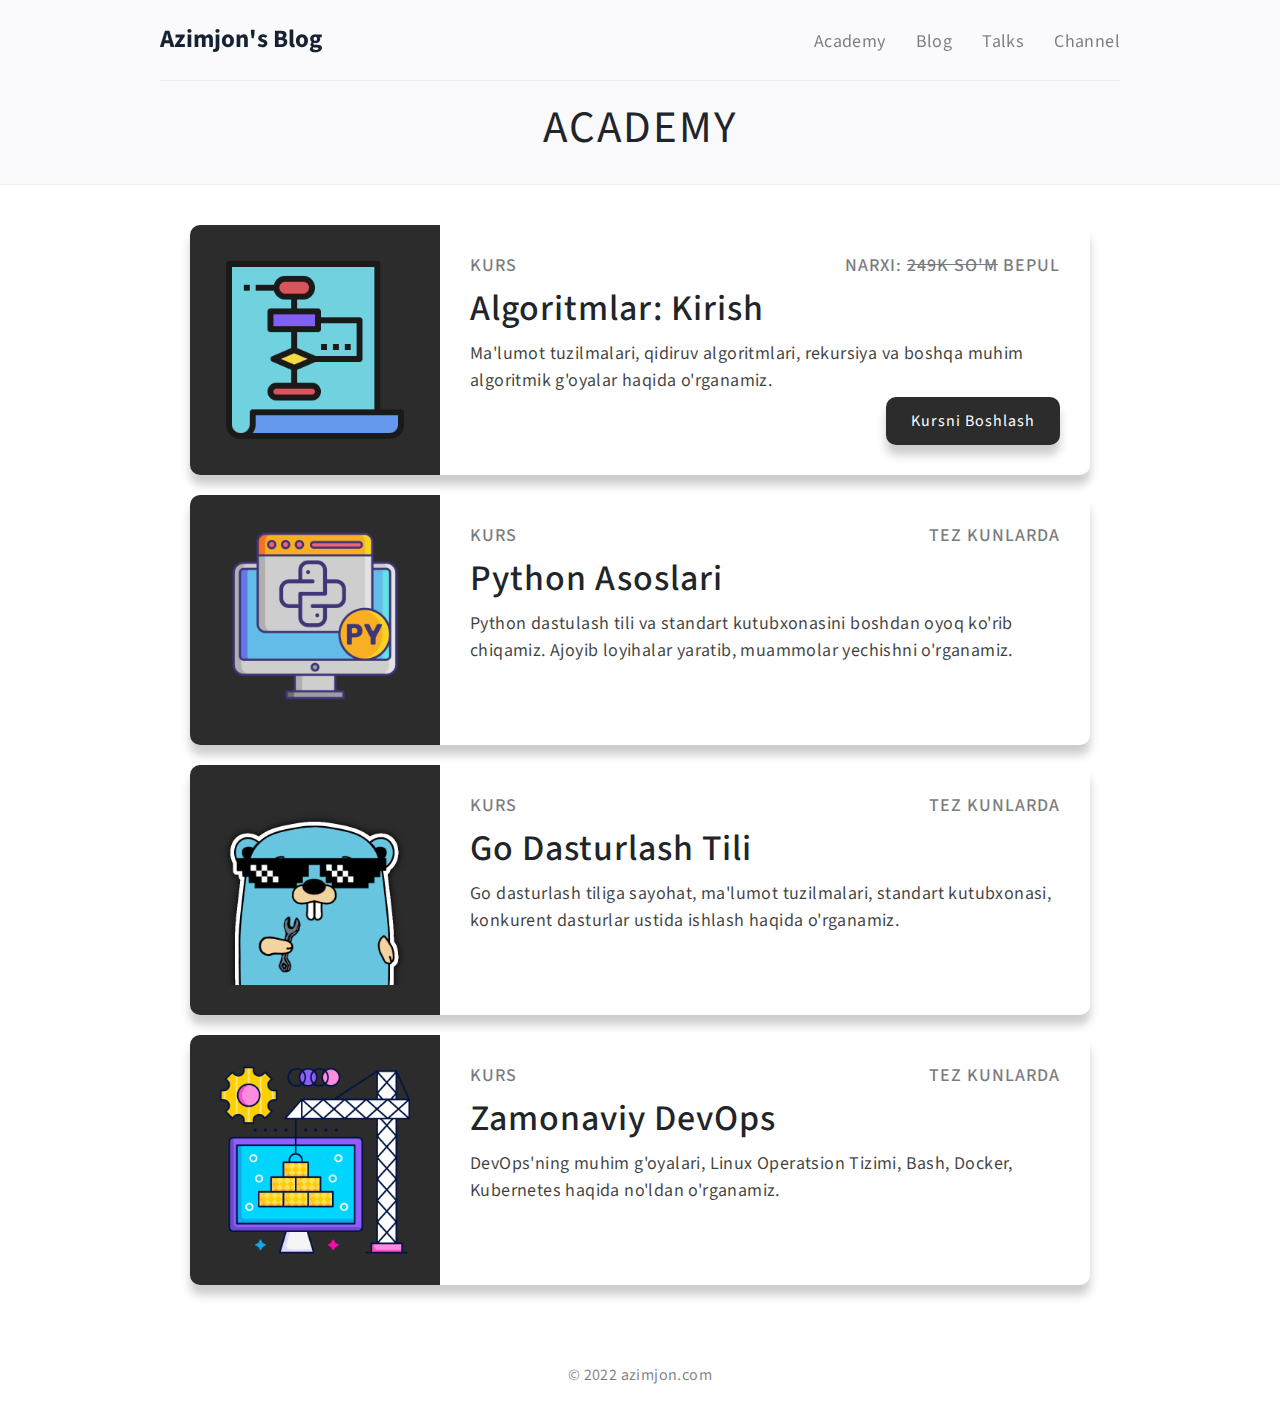
<file: academy/index.html>
<!DOCTYPE html>
<html lang="en">

<head>
    <meta charset="utf-8">

    <title>Azimjon's Academy</title>
    <meta name="author" content="Azimjon Pulatov">
    <meta property="og:site_name" content="Azimjon's Blog" />
    <meta name="viewport" content="width=device-width, initial-scale=1.0">


    <link href="../static/assets/css/flexgridcombo.css" rel="stylesheet">
    <link rel="stylesheet" href="https://stackpath.bootstrapcdn.com/bootstrap/4.4.1/css/bootstrap.min.css">
    <link href="../static/assets/css/style.css" rel="stylesheet">
    <link rel="shortcut icon" type="image/jpg" href="/static/assets/favicon.ico">

    <meta name="msapplication-TileColor" content="#da532c">
    <meta name="theme-color" content="#ffffff">
</head>

<body>
    <header class="header--title flex align-items-center">
        <div class="container">
            <div class="align-items-center flex">
                <div class="logo-wrapper">
                    <a class="logo" href="/">Azimjon's Blog</a>
                </div>
                <ul class="nav align-items-center">
                    <li><a class="list-item" href="/academy/">Academy</a></li>
                    <li><a class="list-item" href="/blog/">Blog</a></li>
                    <li><a class="list-item" href="/talks/">Talks</a></li>
                    <li><a class="list-item" href="https://t.me/s/lazyprogrammer" target="_blank">Channel</a></li>
                </ul>
                <div class="burger-menu">
                    <div class="bar bar--top"></div>
                    <div class="bar bar--middle"></div>
                    <div class="bar bar--bottom"></div>
                </div>
            </div>
        </div>
    </header>



    <section class="section-title">
        <div class="container">
            <div class="section-content">
                <h1>Academy</h1>
            </div>
        </div>
    </section>


    <section id="" class="flex align-items-center">
        <div class="container">
            <div class="justify-between align-top">

                <div class="courses-container">
                    <div class="course">
                        <div class="course-preview">
                            <img src="/media/courses/algorithms.png">
                        </div>
                        <div class="course-info">
                            <div class="top-container">
                                <h6>
                                    Narxi: <strike>249K So'm</strike> Bepul
                                </h6>
                            </div>
                            <h6>Kurs</h6>
                            <h2>Algoritmlar: Kirish</h2>
                            <p>
                                Ma'lumot tuzilmalari, qidiruv algoritmlari, rekursiya va boshqa muhim algoritmik g'oyalar haqida o'rganamiz.
                            </p>
                            <a class="start" href="/learn/algorithms/">Kursni Boshlash</a>
                        </div>
                    </div>

                    <div class="course">
                        <div class="course-preview">
                            <img src="/media/courses/python.png">
                        </div>
                        <div class="course-info">
                            <div class="top-container">
                                <h6>
                                    Tez Kunlarda
                                </h6>
                            </div>
                            <h6>Kurs</h6>
                            <h2>Python Asoslari</h2>
                            <p>
                                Python dastulash tili va standart kutubxonasini boshdan oyoq ko'rib chiqamiz. Ajoyib loyihalar yaratib, muammolar yechishni o'rganamiz.
                            </p>
                        </div>
                    </div>

                    <div class="course">
                        <div class="course-preview">
                            <img src="/media/courses/golang.png">
                        </div>
                        <div class="course-info">
                            <div class="top-container">
                                <h6>
                                    Tez Kunlarda
                                </h6>
                            </div>
                            <h6>Kurs</h6>
                            <h2>Go Dasturlash Tili</h2>
                            <p>
                                Go dasturlash tiliga sayohat, ma'lumot tuzilmalari, standart kutubxonasi, konkurent dasturlar ustida ishlash haqida o'rganamiz.
                            </p>
                        </div>
                    </div>

                    <div class="course">
                        <div class="course-preview">
                            <img src="/media/courses/devops.png">
                        </div>
                        <div class="course-info">
                            <div class="top-container">
                                <h6>
                                    Tez Kunlarda
                                </h6>
                            </div>
                            <h6>Kurs</h6>
                            <h2>Zamonaviy DevOps</h2>
                            <p>
                                DevOps'ning muhim g'oyalari, Linux Operatsion Tizimi, Bash, Docker, Kubernetes haqida no'ldan o'rganamiz.
                            </p>
                        </div>
                    </div>
                </div>
            </div>
        </div>
    </section>
    <link href="/static/assets/css/courses.css" rel="stylesheet">




    <footer>
        <div class="container">
            <div class="row">
                <p>
                    &copy; 2022 azimjon.com
                </p>
            </div>
        </div>
    </footer>

    <script src="/static/assets/js/ScrollMonitor.min.js"></script>
    <script src="/static/assets/js/TweenMax.min.js"></script>
    <script src="/static/assets/js/main.js"></script>

</body>

</html>
</file>
<file: static/assets/css/flexgridcombo.css>
/*
/ flexgridcombo.css - A modern grid system based on CSS flexbox and CSS grid
/ author: Bhakti Al Akbar
/ email: balapa95@gmail.com
*/

.flex {
    display: flex;
    flex-wrap: wrap;
}

.flex.flex--unwrap {
    flex-wrap: unset;
}

.flex .col-1 {
    flex-basis: 8.333333333333334%;
    max-width: 8.333333333333334%;
}

.flex .offset-0 {
    margin-left: 0%;
}

.flex .col-2 {
    flex-basis: 16.666666666666668%;
    max-width: 16.666666666666668%;
}

.flex .offset-1 {
    margin-left: 8.333333333333334%;
}

.flex .col-3 {
    flex-basis: 25%;
    max-width: 25%;
}

.flex .offset-2 {
    margin-left: 16.666666666666668%;
}

.flex .col-4 {
    flex-basis: 33.333333333333336%;
    max-width: 33.333333333333336%;
}

.flex .offset-3 {
    margin-left: 25%;
}

.flex .col-5 {
    flex-basis: 41.66666666666667%;
    max-width: 41.66666666666667%;
}

.flex .offset-4 {
    margin-left: 33.333333333333336%;
}

.flex .col-6 {
    flex-basis: 50%;
    max-width: 50%;
}

.flex .offset-5 {
    margin-left: 41.66666666666667%;
}

.flex .col-7 {
    flex-basis: 58.333333333333336%;
    max-width: 58.333333333333336%;
}

.flex .offset-6 {
    margin-left: 50%;
}

.flex .col-8 {
    flex-basis: 66.66666666666667%;
    max-width: 66.66666666666667%;
}

.flex .offset-7 {
    margin-left: 58.333333333333336%;
}

.flex .col-9 {
    flex-basis: 75%;
    max-width: 75%;
}

.flex .offset-8 {
    margin-left: 66.66666666666667%;
}

.flex .col-10 {
    flex-basis: 83.33333333333334%;
    max-width: 83.33333333333334%;
}

.flex .offset-9 {
    margin-left: 75%;
}

.flex .col-11 {
    flex-basis: 91.66666666666667%;
    max-width: 91.66666666666667%;
}

.flex .offset-10 {
    margin-left: 83.33333333333334%;
}

.flex .col-12 {
    flex-basis: 100%;
    max-width: 100%;
}

.flex .offset-11 {
    margin-left: 91.66666666666667%;
}

@media (min-width: 576px) {
    .flex .col-sm {
        flex-basis: 0;
        flex-grow: 1;
        max-width: 100%;
    }
    .flex .col-sm-1 {
        flex-basis: 8.333333333333334%;
        max-width: 8.333333333333334%;
    }
    .flex .offset-sm-0 {
        margin-left: 0%;
    }
    .flex .col-sm-2 {
        flex-basis: 16.666666666666668%;
        max-width: 16.666666666666668%;
    }
    .flex .offset-sm-1 {
        margin-left: 8.333333333333334%;
    }
    .flex .col-sm-3 {
        flex-basis: 25%;
        max-width: 25%;
    }
    .flex .offset-sm-2 {
        margin-left: 16.666666666666668%;
    }
    .flex .col-sm-4 {
        flex-basis: 33.333333333333336%;
        max-width: 33.333333333333336%;
    }
    .flex .offset-sm-3 {
        margin-left: 25%;
    }
    .flex .col-sm-5 {
        flex-basis: 41.66666666666667%;
        max-width: 41.66666666666667%;
    }
    .flex .offset-sm-4 {
        margin-left: 33.333333333333336%;
    }
    .flex .col-sm-6 {
        flex-basis: 50%;
        max-width: 50%;
    }
    .flex .offset-sm-5 {
        margin-left: 41.66666666666667%;
    }
    .flex .col-sm-7 {
        flex-basis: 58.333333333333336%;
        max-width: 58.333333333333336%;
    }
    .flex .offset-sm-6 {
        margin-left: 50%;
    }
    .flex .col-sm-8 {
        flex-basis: 66.66666666666667%;
        max-width: 66.66666666666667%;
    }
    .flex .offset-sm-7 {
        margin-left: 58.333333333333336%;
    }
    .flex .col-sm-9 {
        flex-basis: 75%;
        max-width: 75%;
    }
    .flex .offset-sm-8 {
        margin-left: 66.66666666666667%;
    }
    .flex .col-sm-10 {
        flex-basis: 83.33333333333334%;
        max-width: 83.33333333333334%;
    }
    .flex .offset-sm-9 {
        margin-left: 75%;
    }
    .flex .col-sm-11 {
        flex-basis: 91.66666666666667%;
        max-width: 91.66666666666667%;
    }
    .flex .offset-sm-10 {
        margin-left: 83.33333333333334%;
    }
    .flex .col-sm-12 {
        flex-basis: 100%;
        max-width: 100%;
    }
    .flex .offset-sm-11 {
        margin-left: 91.66666666666667%;
    }
}

@media (min-width: 768px) {
    .flex .col-md {
        flex-basis: 0;
        flex-grow: 1;
        max-width: 100%;
    }
    .flex .col-md-1 {
        flex-basis: 8.333333333333334%;
        max-width: 8.333333333333334%;
    }
    .flex .offset-md-0 {
        margin-left: 0%;
    }
    .flex .col-md-2 {
        flex-basis: 16.666666666666668%;
        max-width: 16.666666666666668%;
    }
    .flex .offset-md-1 {
        margin-left: 8.333333333333334%;
    }
    .flex .col-md-3 {
        flex-basis: 25%;
        max-width: 25%;
    }
    .flex .offset-md-2 {
        margin-left: 16.666666666666668%;
    }
    .flex .col-md-4 {
        flex-basis: 33.333333333333336%;
        max-width: 33.333333333333336%;
    }
    .flex .offset-md-3 {
        margin-left: 25%;
    }
    .flex .col-md-5 {
        flex-basis: 41.66666666666667%;
        max-width: 41.66666666666667%;
    }
    .flex .offset-md-4 {
        margin-left: 33.333333333333336%;
    }
    .flex .col-md-6 {
        flex-basis: 50%;
        max-width: 50%;
    }
    .flex .offset-md-5 {
        margin-left: 41.66666666666667%;
    }
    .flex .col-md-7 {
        flex-basis: 58.333333333333336%;
        max-width: 58.333333333333336%;
    }
    .flex .offset-md-6 {
        margin-left: 50%;
    }
    .flex .col-md-8 {
        flex-basis: 66.66666666666667%;
        max-width: 66.66666666666667%;
    }
    .flex .offset-md-7 {
        margin-left: 58.333333333333336%;
    }
    .flex .col-md-9 {
        flex-basis: 75%;
        max-width: 75%;
    }
    .flex .offset-md-8 {
        margin-left: 66.66666666666667%;
    }
    .flex .col-md-10 {
        flex-basis: 83.33333333333334%;
        max-width: 83.33333333333334%;
    }
    .flex .offset-md-9 {
        margin-left: 75%;
    }
    .flex .col-md-11 {
        flex-basis: 91.66666666666667%;
        max-width: 91.66666666666667%;
    }
    .flex .offset-md-10 {
        margin-left: 83.33333333333334%;
    }
    .flex .col-md-12 {
        flex-basis: 100%;
        max-width: 100%;
    }
    .flex .offset-md-11 {
        margin-left: 91.66666666666667%;
    }
}

@media (min-width: 992px) {
    .flex .col-lg {
        flex-basis: 0;
        flex-grow: 1;
        max-width: 100%;
    }
    .flex .col-lg-1 {
        flex-basis: 8.333333333333334%;
        max-width: 8.333333333333334%;
    }
    .flex .offset-lg-0 {
        margin-left: 0%;
    }
    .flex .col-lg-2 {
        flex-basis: 16.666666666666668%;
        max-width: 16.666666666666668%;
    }
    .flex .offset-lg-1 {
        margin-left: 8.333333333333334%;
    }
    .flex .col-lg-3 {
        flex-basis: 25%;
        max-width: 25%;
    }
    .flex .offset-lg-2 {
        margin-left: 16.666666666666668%;
    }
    .flex .col-lg-4 {
        flex-basis: 33.333333333333336%;
        max-width: 33.333333333333336%;
    }
    .flex .offset-lg-3 {
        margin-left: 25%;
    }
    .flex .col-lg-5 {
        flex-basis: 41.66666666666667%;
        max-width: 41.66666666666667%;
    }
    .flex .offset-lg-4 {
        margin-left: 33.333333333333336%;
    }
    .flex .col-lg-6 {
        flex-basis: 50%;
        max-width: 50%;
    }
    .flex .offset-lg-5 {
        margin-left: 41.66666666666667%;
    }
    .flex .col-lg-7 {
        flex-basis: 58.333333333333336%;
        max-width: 58.333333333333336%;
    }
    .flex .offset-lg-6 {
        margin-left: 50%;
    }
    .flex .col-lg-8 {
        flex-basis: 66.66666666666667%;
        max-width: 66.66666666666667%;
    }
    .flex .offset-lg-7 {
        margin-left: 58.333333333333336%;
    }
    .flex .col-lg-9 {
        flex-basis: 75%;
        max-width: 75%;
    }
    .flex .offset-lg-8 {
        margin-left: 66.66666666666667%;
    }
    .flex .col-lg-10 {
        flex-basis: 83.33333333333334%;
        max-width: 83.33333333333334%;
    }
    .flex .offset-lg-9 {
        margin-left: 75%;
    }
    .flex .col-lg-11 {
        flex-basis: 91.66666666666667%;
        max-width: 91.66666666666667%;
    }
    .flex .offset-lg-10 {
        margin-left: 83.33333333333334%;
    }
    .flex .col-lg-12 {
        flex-basis: 100%;
        max-width: 100%;
    }
    .flex .offset-lg-11 {
        margin-left: 91.66666666666667%;
    }
}

@media (min-width: 1200px) {
    .flex .col-xl {
        flex-basis: 0;
        flex-grow: 1;
        max-width: 100%;
    }
    .flex .col-xl-1 {
        flex-basis: 8.333333333333334%;
        max-width: 8.333333333333334%;
    }
    .flex .offset-xl-0 {
        margin-left: 0%;
    }
    .flex .col-xl-2 {
        flex-basis: 16.666666666666668%;
        max-width: 16.666666666666668%;
    }
    .flex .offset-xl-1 {
        margin-left: 8.333333333333334%;
    }
    .flex .col-xl-3 {
        flex-basis: 25%;
        max-width: 25%;
    }
    .flex .offset-xl-2 {
        margin-left: 16.666666666666668%;
    }
    .flex .col-xl-4 {
        flex-basis: 33.333333333333336%;
        max-width: 33.333333333333336%;
    }
    .flex .offset-xl-3 {
        margin-left: 25%;
    }
    .flex .col-xl-5 {
        flex-basis: 41.66666666666667%;
        max-width: 41.66666666666667%;
    }
    .flex .offset-xl-4 {
        margin-left: 33.333333333333336%;
    }
    .flex .col-xl-6 {
        flex-basis: 50%;
        max-width: 50%;
    }
    .flex .offset-xl-5 {
        margin-left: 41.66666666666667%;
    }
    .flex .col-xl-7 {
        flex-basis: 58.333333333333336%;
        max-width: 58.333333333333336%;
    }
    .flex .offset-xl-6 {
        margin-left: 50%;
    }
    .flex .col-xl-8 {
        flex-basis: 66.66666666666667%;
        max-width: 66.66666666666667%;
    }
    .flex .offset-xl-7 {
        margin-left: 58.333333333333336%;
    }
    .flex .col-xl-9 {
        flex-basis: 75%;
        max-width: 75%;
    }
    .flex .offset-xl-8 {
        margin-left: 66.66666666666667%;
    }
    .flex .col-xl-10 {
        flex-basis: 83.33333333333334%;
        max-width: 83.33333333333334%;
    }
    .flex .offset-xl-9 {
        margin-left: 75%;
    }
    .flex .col-xl-11 {
        flex-basis: 91.66666666666667%;
        max-width: 91.66666666666667%;
    }
    .flex .offset-xl-10 {
        margin-left: 83.33333333333334%;
    }
    .flex .col-xl-12 {
        flex-basis: 100%;
        max-width: 100%;
    }
    .flex .offset-xl-11 {
        margin-left: 91.66666666666667%;
    }
}

.justify-left {
    justify-content: flex-start;
}

.justify-center {
    justify-content: center;
}

.justify-right {
    justify-content: flex-end;
}

.justify-evenly {
    justify-content: space-evenly;
}

.justify-between {
    justify-content: space-between;
}

.justify-around {
    justify-content: space-around;
}

.justify-unset {
    justify-content: unset;
}

.align-top {
    align-items: flex-start;
}

.align-center {
    align-items: center;
}

.align-bottom {
    align-items: flex-end;
}

.align-unset {
    align-items: unset;
}

@media (min-width: 576px) and (max-width: 767.98px) {
    .justify-left-sm {
        justify-content: flex-start;
    }
    .justify-center-sm {
        justify-content: center;
    }
    .justify-right-sm {
        justify-content: flex-end;
    }
    .justify-evenly-sm {
        justify-content: space-evenly;
    }
    .justify-between-sm {
        justify-content: space-between;
    }
    .justify-around-sm {
        justify-content: space-around;
    }
    .justify-unset-sm {
        justify-content: unset;
    }
    .align-top-sm {
        align-items: flex-start;
    }
    .align-center-sm {
        align-items: center;
    }
    .align-bottom-sm {
        align-items: flex-end;
    }
    .align-unset-sm {
        align-items: unset;
    }
}

@media (min-width: 768px) and (max-width: 991.98px) {
    .justify-left-md {
        justify-content: flex-start;
    }
    .justify-center-md {
        justify-content: center;
    }
    .justify-right-md {
        justify-content: flex-end;
    }
    .justify-evenly-md {
        justify-content: space-evenly;
    }
    .justify-between-md {
        justify-content: space-between;
    }
    .justify-around-md {
        justify-content: space-around;
    }
    .justify-unset-md {
        justify-content: unset;
    }
    .align-top-md {
        align-items: flex-start;
    }
    .align-center-md {
        align-items: center;
    }
    .align-bottom-md {
        align-items: flex-end;
    }
    .align-unset-md {
        align-items: unset;
    }
}

@media (min-width: 992px) and (max-width: 1199.98px) {
    .justify-left-lg {
        justify-content: flex-start;
    }
    .justify-center-lg {
        justify-content: center;
    }
    .justify-right-lg {
        justify-content: flex-end;
    }
    .justify-evenly-lg {
        justify-content: space-evenly;
    }
    .justify-between-lg {
        justify-content: space-between;
    }
    .justify-around-lg {
        justify-content: space-around;
    }
    .justify-unset-lg {
        justify-content: unset;
    }
    .align-top-lg {
        align-items: flex-start;
    }
    .align-center-lg {
        align-items: center;
    }
    .align-bottom-lg {
        align-items: flex-end;
    }
    .align-unset-lg {
        align-items: unset;
    }
}

@media (min-width: 1200px) {
    .justify-left-xl {
        justify-content: flex-start;
    }
    .justify-center-xl {
        justify-content: center;
    }
    .justify-right-xl {
        justify-content: flex-end;
    }
    .justify-evenly-xl {
        justify-content: space-evenly;
    }
    .justify-between-xl {
        justify-content: space-between;
    }
    .justify-around-xl {
        justify-content: space-around;
    }
    .justify-unset-xl {
        justify-content: unset;
    }
    .align-top-xl {
        align-items: flex-start;
    }
    .align-center-xl {
        align-items: center;
    }
    .align-bottom-xl {
        align-items: flex-end;
    }
    .align-unset-xl {
        align-items: unset;
    }
}

.grid {
    display: grid;
}

.grid.grid--gap {
    grid-gap: 15px;
}

.grid.grid--gap-none {
    grid-gap: 0;
}

@media (min-width: 576px) {
    .grid.grid--gap-sm {
        grid-gap: 15px;
    }
    .grid.grid--gap-sm-none {
        grid-gap: 0;
    }
}

@media (min-width: 768px) {
    .grid.grid--gap-md {
        grid-gap: 15px;
    }
    .grid.grid--gap-md-none {
        grid-gap: 0;
    }
}

@media (min-width: 992px) {
    .grid.grid--gap-lg {
        grid-gap: 15px;
    }
    .grid.grid--gap-lg-none {
        grid-gap: 0;
    }
}

@media (min-width: 1200px) {
    .grid.grid--gap-xl {
        grid-gap: 15px;
    }
    .grid.grid--gap-xl-none {
        grid-gap: 0;
    }
}

.grid.cols-1 {
    grid-template-columns: repeat(1, 1fr);
}

.grid.cols-2 {
    grid-template-columns: repeat(2, 1fr);
}

.grid.cols-3 {
    grid-template-columns: repeat(3, 1fr);
}

.grid.cols-4 {
    grid-template-columns: repeat(4, 1fr);
}

.grid.cols-5 {
    grid-template-columns: repeat(5, 1fr);
}

.grid.cols-6 {
    grid-template-columns: repeat(6, 1fr);
}

.grid.cols-7 {
    grid-template-columns: repeat(7, 1fr);
}

.grid.cols-8 {
    grid-template-columns: repeat(8, 1fr);
}

.grid.cols-9 {
    grid-template-columns: repeat(9, 1fr);
}

.grid.cols-10 {
    grid-template-columns: repeat(10, 1fr);
}

.grid.cols-11 {
    grid-template-columns: repeat(11, 1fr);
}

.grid.cols-12 {
    grid-template-columns: repeat(12, 1fr);
}

.grid.cols-13 {
    grid-template-columns: repeat(13, 1fr);
}

@media (min-width: 576px) {
    .grid.cols-sm-1 {
        grid-template-columns: repeat(1, 1fr);
    }
    .grid.cols-sm-2 {
        grid-template-columns: repeat(2, 1fr);
    }
    .grid.cols-sm-3 {
        grid-template-columns: repeat(3, 1fr);
    }
    .grid.cols-sm-4 {
        grid-template-columns: repeat(4, 1fr);
    }
    .grid.cols-sm-5 {
        grid-template-columns: repeat(5, 1fr);
    }
    .grid.cols-sm-6 {
        grid-template-columns: repeat(6, 1fr);
    }
    .grid.cols-sm-7 {
        grid-template-columns: repeat(7, 1fr);
    }
    .grid.cols-sm-8 {
        grid-template-columns: repeat(8, 1fr);
    }
    .grid.cols-sm-9 {
        grid-template-columns: repeat(9, 1fr);
    }
    .grid.cols-sm-10 {
        grid-template-columns: repeat(10, 1fr);
    }
    .grid.cols-sm-11 {
        grid-template-columns: repeat(11, 1fr);
    }
    .grid.cols-sm-12 {
        grid-template-columns: repeat(12, 1fr);
    }
    .grid.cols-sm-13 {
        grid-template-columns: repeat(13, 1fr);
    }
}

@media (min-width: 768px) {
    .grid.cols-md-1 {
        grid-template-columns: repeat(1, 1fr);
    }
    .grid.cols-md-2 {
        grid-template-columns: repeat(2, 1fr);
    }
    .grid.cols-md-3 {
        grid-template-columns: repeat(3, 1fr);
    }
    .grid.cols-md-4 {
        grid-template-columns: repeat(4, 1fr);
    }
    .grid.cols-md-5 {
        grid-template-columns: repeat(5, 1fr);
    }
    .grid.cols-md-6 {
        grid-template-columns: repeat(6, 1fr);
    }
    .grid.cols-md-7 {
        grid-template-columns: repeat(7, 1fr);
    }
    .grid.cols-md-8 {
        grid-template-columns: repeat(8, 1fr);
    }
    .grid.cols-md-9 {
        grid-template-columns: repeat(9, 1fr);
    }
    .grid.cols-md-10 {
        grid-template-columns: repeat(10, 1fr);
    }
    .grid.cols-md-11 {
        grid-template-columns: repeat(11, 1fr);
    }
    .grid.cols-md-12 {
        grid-template-columns: repeat(12, 1fr);
    }
    .grid.cols-md-13 {
        grid-template-columns: repeat(13, 1fr);
    }
}

@media (min-width: 992px) {
    .grid.cols-lg-1 {
        grid-template-columns: repeat(1, 1fr);
    }
    .grid.cols-lg-2 {
        grid-template-columns: repeat(2, 1fr);
    }
    .grid.cols-lg-3 {
        grid-template-columns: repeat(3, 1fr);
    }
    .grid.cols-lg-4 {
        grid-template-columns: repeat(4, 1fr);
    }
    .grid.cols-lg-5 {
        grid-template-columns: repeat(5, 1fr);
    }
    .grid.cols-lg-6 {
        grid-template-columns: repeat(6, 1fr);
    }
    .grid.cols-lg-7 {
        grid-template-columns: repeat(7, 1fr);
    }
    .grid.cols-lg-8 {
        grid-template-columns: repeat(8, 1fr);
    }
    .grid.cols-lg-9 {
        grid-template-columns: repeat(9, 1fr);
    }
    .grid.cols-lg-10 {
        grid-template-columns: repeat(10, 1fr);
    }
    .grid.cols-lg-11 {
        grid-template-columns: repeat(11, 1fr);
    }
    .grid.cols-lg-12 {
        grid-template-columns: repeat(12, 1fr);
    }
    .grid.cols-lg-13 {
        grid-template-columns: repeat(13, 1fr);
    }
}

@media (min-width: 1200px) {
    .grid.cols-xl-1 {
        grid-template-columns: repeat(1, 1fr);
    }
    .grid.cols-xl-2 {
        grid-template-columns: repeat(2, 1fr);
    }
    .grid.cols-xl-3 {
        grid-template-columns: repeat(3, 1fr);
    }
    .grid.cols-xl-4 {
        grid-template-columns: repeat(4, 1fr);
    }
    .grid.cols-xl-5 {
        grid-template-columns: repeat(5, 1fr);
    }
    .grid.cols-xl-6 {
        grid-template-columns: repeat(6, 1fr);
    }
    .grid.cols-xl-7 {
        grid-template-columns: repeat(7, 1fr);
    }
    .grid.cols-xl-8 {
        grid-template-columns: repeat(8, 1fr);
    }
    .grid.cols-xl-9 {
        grid-template-columns: repeat(9, 1fr);
    }
    .grid.cols-xl-10 {
        grid-template-columns: repeat(10, 1fr);
    }
    .grid.cols-xl-11 {
        grid-template-columns: repeat(11, 1fr);
    }
    .grid.cols-xl-12 {
        grid-template-columns: repeat(12, 1fr);
    }
    .grid.cols-xl-13 {
        grid-template-columns: repeat(13, 1fr);
    }
}

.grid .span-1 {
    grid-column: span 1;
}

.grid .col-start-1 {
    grid-column-start: 1;
}

.grid .col-end-1 {
    grid-column-end: 1;
}

.grid .span-2 {
    grid-column: span 2;
}

.grid .col-start-2 {
    grid-column-start: 2;
}

.grid .col-end-2 {
    grid-column-end: 2;
}

.grid .span-3 {
    grid-column: span 3;
}

.grid .col-start-3 {
    grid-column-start: 3;
}

.grid .col-end-3 {
    grid-column-end: 3;
}

.grid .span-4 {
    grid-column: span 4;
}

.grid .col-start-4 {
    grid-column-start: 4;
}

.grid .col-end-4 {
    grid-column-end: 4;
}

.grid .span-5 {
    grid-column: span 5;
}

.grid .col-start-5 {
    grid-column-start: 5;
}

.grid .col-end-5 {
    grid-column-end: 5;
}

.grid .span-6 {
    grid-column: span 6;
}

.grid .col-start-6 {
    grid-column-start: 6;
}

.grid .col-end-6 {
    grid-column-end: 6;
}

.grid .span-7 {
    grid-column: span 7;
}

.grid .col-start-7 {
    grid-column-start: 7;
}

.grid .col-end-7 {
    grid-column-end: 7;
}

.grid .span-8 {
    grid-column: span 8;
}

.grid .col-start-8 {
    grid-column-start: 8;
}

.grid .col-end-8 {
    grid-column-end: 8;
}

.grid .span-9 {
    grid-column: span 9;
}

.grid .col-start-9 {
    grid-column-start: 9;
}

.grid .col-end-9 {
    grid-column-end: 9;
}

.grid .span-10 {
    grid-column: span 10;
}

.grid .col-start-10 {
    grid-column-start: 10;
}

.grid .col-end-10 {
    grid-column-end: 10;
}

.grid .span-11 {
    grid-column: span 11;
}

.grid .col-start-11 {
    grid-column-start: 11;
}

.grid .col-end-11 {
    grid-column-end: 11;
}

.grid .span-12 {
    grid-column: span 12;
}

.grid .col-start-12 {
    grid-column-start: 12;
}

.grid .col-end-12 {
    grid-column-end: 12;
}

.grid .span-13 {
    grid-column: span 13;
}

.grid .col-start-13 {
    grid-column-start: 13;
}

.grid .col-end-13 {
    grid-column-end: 13;
}

@media (min-width: 576px) {
    .grid .span-sm-1 {
        grid-column: span 1;
    }
    .grid .col-start-sm-1 {
        grid-column-start: 1;
    }
    .grid .col-end-sm-1 {
        grid-column-end: span 1;
    }
    .grid .span-sm-2 {
        grid-column: span 2;
    }
    .grid .col-start-sm-2 {
        grid-column-start: 2;
    }
    .grid .col-end-sm-2 {
        grid-column-end: span 2;
    }
    .grid .span-sm-3 {
        grid-column: span 3;
    }
    .grid .col-start-sm-3 {
        grid-column-start: 3;
    }
    .grid .col-end-sm-3 {
        grid-column-end: span 3;
    }
    .grid .span-sm-4 {
        grid-column: span 4;
    }
    .grid .col-start-sm-4 {
        grid-column-start: 4;
    }
    .grid .col-end-sm-4 {
        grid-column-end: span 4;
    }
    .grid .span-sm-5 {
        grid-column: span 5;
    }
    .grid .col-start-sm-5 {
        grid-column-start: 5;
    }
    .grid .col-end-sm-5 {
        grid-column-end: span 5;
    }
    .grid .span-sm-6 {
        grid-column: span 6;
    }
    .grid .col-start-sm-6 {
        grid-column-start: 6;
    }
    .grid .col-end-sm-6 {
        grid-column-end: span 6;
    }
    .grid .span-sm-7 {
        grid-column: span 7;
    }
    .grid .col-start-sm-7 {
        grid-column-start: 7;
    }
    .grid .col-end-sm-7 {
        grid-column-end: span 7;
    }
    .grid .span-sm-8 {
        grid-column: span 8;
    }
    .grid .col-start-sm-8 {
        grid-column-start: 8;
    }
    .grid .col-end-sm-8 {
        grid-column-end: span 8;
    }
    .grid .span-sm-9 {
        grid-column: span 9;
    }
    .grid .col-start-sm-9 {
        grid-column-start: 9;
    }
    .grid .col-end-sm-9 {
        grid-column-end: span 9;
    }
    .grid .span-sm-10 {
        grid-column: span 10;
    }
    .grid .col-start-sm-10 {
        grid-column-start: 10;
    }
    .grid .col-end-sm-10 {
        grid-column-end: span 10;
    }
    .grid .span-sm-11 {
        grid-column: span 11;
    }
    .grid .col-start-sm-11 {
        grid-column-start: 11;
    }
    .grid .col-end-sm-11 {
        grid-column-end: span 11;
    }
    .grid .span-sm-12 {
        grid-column: span 12;
    }
    .grid .col-start-sm-12 {
        grid-column-start: 12;
    }
    .grid .col-end-sm-12 {
        grid-column-end: span 12;
    }
    .grid .span-sm-13 {
        grid-column: span 13;
    }
    .grid .col-start-sm-13 {
        grid-column-start: 13;
    }
    .grid .col-end-sm-13 {
        grid-column-end: span 13;
    }
}

@media (min-width: 768px) {
    .grid .span-md-1 {
        grid-column: span 1;
    }
    .grid .col-start-md-1 {
        grid-column-start: 1;
    }
    .grid .col-end-md-1 {
        grid-column-end: span 1;
    }
    .grid .span-md-2 {
        grid-column: span 2;
    }
    .grid .col-start-md-2 {
        grid-column-start: 2;
    }
    .grid .col-end-md-2 {
        grid-column-end: span 2;
    }
    .grid .span-md-3 {
        grid-column: span 3;
    }
    .grid .col-start-md-3 {
        grid-column-start: 3;
    }
    .grid .col-end-md-3 {
        grid-column-end: span 3;
    }
    .grid .span-md-4 {
        grid-column: span 4;
    }
    .grid .col-start-md-4 {
        grid-column-start: 4;
    }
    .grid .col-end-md-4 {
        grid-column-end: span 4;
    }
    .grid .span-md-5 {
        grid-column: span 5;
    }
    .grid .col-start-md-5 {
        grid-column-start: 5;
    }
    .grid .col-end-md-5 {
        grid-column-end: span 5;
    }
    .grid .span-md-6 {
        grid-column: span 6;
    }
    .grid .col-start-md-6 {
        grid-column-start: 6;
    }
    .grid .col-end-md-6 {
        grid-column-end: span 6;
    }
    .grid .span-md-7 {
        grid-column: span 7;
    }
    .grid .col-start-md-7 {
        grid-column-start: 7;
    }
    .grid .col-end-md-7 {
        grid-column-end: span 7;
    }
    .grid .span-md-8 {
        grid-column: span 8;
    }
    .grid .col-start-md-8 {
        grid-column-start: 8;
    }
    .grid .col-end-md-8 {
        grid-column-end: span 8;
    }
    .grid .span-md-9 {
        grid-column: span 9;
    }
    .grid .col-start-md-9 {
        grid-column-start: 9;
    }
    .grid .col-end-md-9 {
        grid-column-end: span 9;
    }
    .grid .span-md-10 {
        grid-column: span 10;
    }
    .grid .col-start-md-10 {
        grid-column-start: 10;
    }
    .grid .col-end-md-10 {
        grid-column-end: span 10;
    }
    .grid .span-md-11 {
        grid-column: span 11;
    }
    .grid .col-start-md-11 {
        grid-column-start: 11;
    }
    .grid .col-end-md-11 {
        grid-column-end: span 11;
    }
    .grid .span-md-12 {
        grid-column: span 12;
    }
    .grid .col-start-md-12 {
        grid-column-start: 12;
    }
    .grid .col-end-md-12 {
        grid-column-end: span 12;
    }
    .grid .span-md-13 {
        grid-column: span 13;
    }
    .grid .col-start-md-13 {
        grid-column-start: 13;
    }
    .grid .col-end-md-13 {
        grid-column-end: span 13;
    }
}

@media (min-width: 992px) {
    .grid .span-lg-1 {
        grid-column: span 1;
    }
    .grid .col-start-lg-1 {
        grid-column-start: 1;
    }
    .grid .col-end-lg-1 {
        grid-column-end: span 1;
    }
    .grid .span-lg-2 {
        grid-column: span 2;
    }
    .grid .col-start-lg-2 {
        grid-column-start: 2;
    }
    .grid .col-end-lg-2 {
        grid-column-end: span 2;
    }
    .grid .span-lg-3 {
        grid-column: span 3;
    }
    .grid .col-start-lg-3 {
        grid-column-start: 3;
    }
    .grid .col-end-lg-3 {
        grid-column-end: span 3;
    }
    .grid .span-lg-4 {
        grid-column: span 4;
    }
    .grid .col-start-lg-4 {
        grid-column-start: 4;
    }
    .grid .col-end-lg-4 {
        grid-column-end: span 4;
    }
    .grid .span-lg-5 {
        grid-column: span 5;
    }
    .grid .col-start-lg-5 {
        grid-column-start: 5;
    }
    .grid .col-end-lg-5 {
        grid-column-end: span 5;
    }
    .grid .span-lg-6 {
        grid-column: span 6;
    }
    .grid .col-start-lg-6 {
        grid-column-start: 6;
    }
    .grid .col-end-lg-6 {
        grid-column-end: span 6;
    }
    .grid .span-lg-7 {
        grid-column: span 7;
    }
    .grid .col-start-lg-7 {
        grid-column-start: 7;
    }
    .grid .col-end-lg-7 {
        grid-column-end: span 7;
    }
    .grid .span-lg-8 {
        grid-column: span 8;
    }
    .grid .col-start-lg-8 {
        grid-column-start: 8;
    }
    .grid .col-end-lg-8 {
        grid-column-end: span 8;
    }
    .grid .span-lg-9 {
        grid-column: span 9;
    }
    .grid .col-start-lg-9 {
        grid-column-start: 9;
    }
    .grid .col-end-lg-9 {
        grid-column-end: span 9;
    }
    .grid .span-lg-10 {
        grid-column: span 10;
    }
    .grid .col-start-lg-10 {
        grid-column-start: 10;
    }
    .grid .col-end-lg-10 {
        grid-column-end: span 10;
    }
    .grid .span-lg-11 {
        grid-column: span 11;
    }
    .grid .col-start-lg-11 {
        grid-column-start: 11;
    }
    .grid .col-end-lg-11 {
        grid-column-end: span 11;
    }
    .grid .span-lg-12 {
        grid-column: span 12;
    }
    .grid .col-start-lg-12 {
        grid-column-start: 12;
    }
    .grid .col-end-lg-12 {
        grid-column-end: span 12;
    }
    .grid .span-lg-13 {
        grid-column: span 13;
    }
    .grid .col-start-lg-13 {
        grid-column-start: 13;
    }
    .grid .col-end-lg-13 {
        grid-column-end: span 13;
    }
}

@media (min-width: 1200px) {
    .grid .span-xl-1 {
        grid-column: span 1;
    }
    .grid .col-start-xl-1 {
        grid-column-start: 1;
    }
    .grid .col-end-xl-1 {
        grid-column-end: span 1;
    }
    .grid .span-xl-2 {
        grid-column: span 2;
    }
    .grid .col-start-xl-2 {
        grid-column-start: 2;
    }
    .grid .col-end-xl-2 {
        grid-column-end: span 2;
    }
    .grid .span-xl-3 {
        grid-column: span 3;
    }
    .grid .col-start-xl-3 {
        grid-column-start: 3;
    }
    .grid .col-end-xl-3 {
        grid-column-end: span 3;
    }
    .grid .span-xl-4 {
        grid-column: span 4;
    }
    .grid .col-start-xl-4 {
        grid-column-start: 4;
    }
    .grid .col-end-xl-4 {
        grid-column-end: span 4;
    }
    .grid .span-xl-5 {
        grid-column: span 5;
    }
    .grid .col-start-xl-5 {
        grid-column-start: 5;
    }
    .grid .col-end-xl-5 {
        grid-column-end: span 5;
    }
    .grid .span-xl-6 {
        grid-column: span 6;
    }
    .grid .col-start-xl-6 {
        grid-column-start: 6;
    }
    .grid .col-end-xl-6 {
        grid-column-end: span 6;
    }
    .grid .span-xl-7 {
        grid-column: span 7;
    }
    .grid .col-start-xl-7 {
        grid-column-start: 7;
    }
    .grid .col-end-xl-7 {
        grid-column-end: span 7;
    }
    .grid .span-xl-8 {
        grid-column: span 8;
    }
    .grid .col-start-xl-8 {
        grid-column-start: 8;
    }
    .grid .col-end-xl-8 {
        grid-column-end: span 8;
    }
    .grid .span-xl-9 {
        grid-column: span 9;
    }
    .grid .col-start-xl-9 {
        grid-column-start: 9;
    }
    .grid .col-end-xl-9 {
        grid-column-end: span 9;
    }
    .grid .span-xl-10 {
        grid-column: span 10;
    }
    .grid .col-start-xl-10 {
        grid-column-start: 10;
    }
    .grid .col-end-xl-10 {
        grid-column-end: span 10;
    }
    .grid .span-xl-11 {
        grid-column: span 11;
    }
    .grid .col-start-xl-11 {
        grid-column-start: 11;
    }
    .grid .col-end-xl-11 {
        grid-column-end: span 11;
    }
    .grid .span-xl-12 {
        grid-column: span 12;
    }
    .grid .col-start-xl-12 {
        grid-column-start: 12;
    }
    .grid .col-end-xl-12 {
        grid-column-end: span 12;
    }
    .grid .span-xl-13 {
        grid-column: span 13;
    }
    .grid .col-start-xl-13 {
        grid-column-start: 13;
    }
    .grid .col-end-xl-13 {
        grid-column-end: span 13;
    }
}
</file>
<file: static/assets/css/style.css>
@import url("https://fonts.googleapis.com/css?family=Source+Sans+Pro:300,400,700");
@font-face {
    font-family: 'icomoon';
    src: url('../fonts/icomoon907d.eot?5h30r5');
    src: url('../fonts/icomoon907d.eot?5h30r5#iefix') format('embedded-opentype'), url('../fonts/icomoon907d.ttf?5h30r5') format('truetype'), url('../fonts/icomoon907d.woff?5h30r5') format('woff'), url('../fonts/icomoon907d.svg?5h30r5#icomoon') format('svg');
    font-weight: normal;
    font-style: normal;
}

[class^="icon-"],
[class*=" icon-"] {
    /* use !important to prevent issues with browser extensions that change fonts */
    font-family: 'icomoon' !important;
    font-style: normal;
    font-weight: normal;
    font-variant: normal;
    text-transform: none;
    line-height: 1;
    /* Better Font Rendering =========== */
    -webkit-font-smoothing: antialiased;
    -moz-osx-font-smoothing: grayscale;
}

.icon-mail2:before {
    content: "\ea84";
}

.icon-facebook2:before {
    content: "\ea91";
}

.icon-twitter:before {
    content: "\ea96";
}

.icon-github:before {
    content: "";
}

* {
    margin: 0;
    padding: 0;
}

html {
    font-size: 16px;
}

ol,
ul {
    list-style: none;
}

a {
    text-decoration: none;
    /*transition: 0.3s all ease;*/
}

a:hover {
    text-decoration: none;
    opacity: 0.9;
}

.flex>div {
    box-sizing: border-box;
}

html {
    font-size: 18px;
}

body {
    font-family: 'Source Sans Pro', sans-serif;
    font-weight: 400;
}

.grey {
    background: #fafafc;
}

.italic {
    font-style: italic;
}

@media (max-width: 767.98px) {
    h1 {
        font-size: 30px;
    }
}

p,
li {
    line-height: 1.5;
    letter-spacing: 0.4px;
    color: rgba(0, 0, 0, 0.75);
}

@media (min-width: 768px) {
    p.size-big {
        font-size: 24px;
        display: flex;
        align-items: center;
    }
    p.size-big span {
        font-size: calc(1em + 6px);
    }
}

@media (min-width: 576px) {
    p.size-big {
        font-size: 20px;
    }
}

.container {
    box-sizing: border-box;
    max-width: 1040px;
    padding: 0 40px;
}

@media (max-width: 767.98px) {
    .container {
        padding: 0 20px;
    }
}

section {
    box-sizing: border-box;
}

section.w-pd {
    padding: 100px 0;
}

@media (max-width: 991.98px) {
    section.w-pd {
        padding: 75px 0;
    }
}

@media (max-width: 767.98px) {
    section.w-pd {
        padding: 50px 0;
    }
}

section .text-align-center {
    text-align: center;
}

section.bg-grey {
    background: #f0f0f7;
}

section .btn-divider {
    margin-left: 25px;
    top: -4px;
}

@media (max-width: 767.98px) {
    section .btn-divider {
        margin: 0 15px;
    }
}

.anim-item {
    opacity: 0;
}

.title {
    color: rgba(0, 0, 0, 0.85);
}

.subtitle {
    color: rgba(0, 0, 0, 0.5);
}

.date {
    color: rgba(0, 0, 0, 0.4);
}

.sticky {
    position: sticky;
    position: -webkit-sticky;
    top: 120px;
}

header {
    position: fixed;
    top: 0;
    left: 0;
    width: 100%;
    z-index: 10;
    transition: 0.3s transform ease;
    min-height: 80px;
}

header+section:not(#home) {
    padding-top: 80px;
}

header+#post-banner {
    margin-top: 80px;
}

header.header--title+.section-title {
    background: #fafafc;
    margin-bottom: 20px;
    border-bottom: 1px solid rgba(0, 0, 0, 0.05);
}

@media (max-width: 767.98px) {
    header.header--title+.section-title {
        margin-bottom: 40px;
    }
}

header.header--title+.section-title .section-content {
    border-top: 1px solid rgba(0, 0, 0, 0.05);
    padding: 20px;
}

header.header--title+.section-title h1 {
    font-weight: 400;
    text-transform: uppercase;
    letter-spacing: 2px;
    text-align: center;
}

@media (max-width: 767.98px) {
    header.header--title+.section-title h1 {
        font-size: 34px;
    }
}

@media (min-width: 1200px) {
    header.header--big {
        transform: translateY(30px);
    }
}

header.header--big+section:not(#home) {
    padding-top: 160px;
}

header:before {
    content: '';
    position: absolute;
    top: 0;
    right: 0;
    bottom: 0;
    left: 0;
    background: #fff;
    pointer-events: none;
    box-shadow: 0 3px 8px 0 rgba(0, 0, 0, 0.05);
    z-index: -1;
    opacity: 0;
    transition: 0.3s all ease;
}

header .logo {
    color: #162232;
    font-size: 25px;
    font-weight: 700;
    letter-spacing: 0;
}

header.show-bg {
    transform: none;
}

header.show-bg:before {
    opacity: 1;
}

header.show-nav {
    padding: 22px 0;
}

header.show-nav:before {
    opacity: 1;
}

@media (max-width: 575.98px) {
    header.show-nav .header-menu {
        display: block;
    }
    header.show-nav .bar--top {
        transform: translateY(0) translateX(-4px) rotate(-45deg);
    }
    header.show-nav .bar--middle {
        transform: translateX(-10px);
        opacity: 0;
    }
    header.show-nav .bar--bottom {
        transform: translateY(0) translateX(-4px) rotate(45deg);
    }
    header.show-nav .nav {
        display: block;
    }
}

.nav {
    position: relative;
}

@media (min-width: 576px) {
    .nav {
        top: 1px;
        margin-left: auto;
    }
}

@media (max-width: 575.98px) {
    .nav {
        flex-basis: 100%;
        max-width: 100%;
        order: 3;
        flex-direction: column;
        margin-top: 20px;
        padding-top: 20px;
        border-top: 1px solid #eee;
        display: none;
    }
}

@media (min-width: 576px) {
    .nav li:not(:last-child) {
        margin-right: 30px;
    }
}

@media (max-width: 575.98px) {
    .nav li:not(:last-child) {
        margin-bottom: 10px;
    }
}

.nav li a {
    color: #000;
    opacity: 0.5;
    transition: 0.3s opacity ease;
}

.nav li a:hover {
    opacity: 1;
}

.nav li.active a {
    opacity: 1;
    font-weight: 400;
}

.nav .logo-wrapper {
    margin-right: auto !important;
}

.nav .logo-wrapper .logo {
    opacity: 1;
    letter-spacing: 0.5px;
    text-transform: uppercase;
}

@media (max-width: 575.98px) {
    .nav .btn--ghost {
        padding: 0;
    }
}

.burger-menu {
    width: 23px;
    height: 18px;
    cursor: pointer;
    position: relative;
    margin-left: auto;
}

@media (min-width: 576px) {
    .burger-menu {
        display: none;
    }
}

.burger-menu .bar {
    width: 100%;
    height: 2px;
    background: #162232;
    position: absolute;
    transition: 0.3s all ease;
}

.burger-menu .bar--top {
    transform-origin: right top;
    top: 0;
}

.burger-menu .bar--middle {
    top: 50%;
    margin-top: -1px;
}

.burger-menu .bar--bottom {
    transform-origin: right bottom;
    bottom: 0;
}

.burger-menu.is-active .bar--top {
    transform: translateY(0) translateX(-4px) rotate(-45deg);
}

.burger-menu.is-active .bar--middle {
    transform: translateX(-10px);
    opacity: 0;
}

.burger-menu.is-active .bar--bottom {
    transform: translateY(0) translateX(-4px) rotate(45deg);
}

footer {
    font-size: 16px;
    text-align: center;
}

footer .container {
    display: flex;
    height: 80px;
    align-items: center;
    justify-content: center;
}

footer p {
    color: rgba(0, 0, 0, 0.5);
    margin: 0;
    text-align: center;
}

#home {
    min-height: calc(100vh - 80px);
    padding-top: 80px;
    box-sizing: border-box;
}

#home .about {
    margin-bottom: 35px;
}

#home .profile-picture {
    max-width: 140px;
    margin-right: 40px;
    border-radius: 50%;
}

@media (max-width: 767.98px) {
    #home .profile-picture {
        max-width: 100px;
        margin-bottom: 15px;
    }
}

#home .social-links {
    margin-top: 15px;
}

#home .social-links a {
    margin-right: 15px;
    color: #000;
    font-size: 22px;
}

#home .social-links .icon-indiehackers {
    width: 20px;
    position: relative;
    top: -1px;
}

@media (max-width: 767.98px) {
    #home .about-detail {
        width: 100%;
    }
    #home .about-detail .desc {
        font-size: 25px;
    }
}

#home .about-detail .title {
    font-weight: 700;
    margin-bottom: 3px;
}

#home .about-detail .desc {
    color: rgba(0, 0, 0, 0.5);
    font-weight: 400;
}

#post-banner {
    display: block;
    background: #fafafc;
    padding: 15px 0;
    border-top: 1px solid rgba(0, 0, 0, 0.05);
    border-bottom: 1px solid rgba(0, 0, 0, 0.05);
    font-size: 18px;
    color: #777;
}

#post-banner .udemy-logo {
    display: inline-block;
    margin-right: 8px;
    padding-right: 10px;
    margin-bottom: 0;
    border-right: 1px solid #ddd;
}

#post-banner .udemy-logo img {
    width: 100px;
    position: relative;
    top: -3px;
}

.list-wrapper {
    position: relative;
    background: #fff;
    margin: 20px 0 50px;
}

@media (min-width: 768px) {
    .list-wrapper:before,
    .list-wrapper:after {
        content: '';
        position: absolute;
        top: 0;
        bottom: 1px;
        width: 30px;
        background: #fff;
        z-index: 1;
    }
    .list-wrapper:before {
        left: 0;
        transform: translateX(-100%);
    }
    .list-wrapper:after {
        right: 0;
        transform: translateX(100%);
    }
}

.list-wrapper>li:last-child {
    border-bottom: 1px solid #eee;
}

.list-wrapper .list-item {
    padding: 20px 0;
    display: block;
    position: relative;
    border-top: 1px solid #eee;
}

.list-wrapper .list-item p:last-child {
    margin-bottom: 0;
}

.list-wrapper .list-item .date {
    font-size: 16px;
}

.list-wrapper a.list-item:before {
    content: '';
    position: absolute;
    top: 0;
    right: 0;
    left: 0;
    bottom: 0;
    box-shadow: 0 10px 20px 0 rgba(0, 0, 0, 0.075);
    transition: 0.3s all ease;
    opacity: 0;
}

.list-wrapper a.list-item:after {
    content: '';
    position: absolute;
    top: 50%;
    right: 0;
    width: 20px;
    height: 20px;
    margin-top: -10px;
    background: url("../images/icons/arrow-right.svg") no-repeat center center/cover;
    opacity: 0;
    transform: translateX(-10px);
    transition: 0.3s all ease;
}

.list-wrapper a.list-item:hover:before,
.list-wrapper a.list-item:hover:after {
    opacity: 1;
    transform: none;
}

.section-title+section {
    margin-bottom: 30px;
}

#archive {
    position: relative;
}

@media (max-width: 767.98px) {
    #archive {
        order: 1;
    }
}

#archive .sticky {
    display: inline-block;
    padding: 8px 25px 11px;
    border-radius: 50px;
    background: #eee;
    top: 100px;
    font-size: 20px;
    margin-bottom: 20px;
    z-index: 2;
}

@media (min-width: 1200px) {
    #archive .sticky {
        transform: translateX(-50%);
    }
}

#portfolio .portfolio-piece {
    display: block;
}

#portfolio .portfolio-piece:not(:last-child) {
    margin-bottom: 50px;
}

@media (max-width: 767.98px) {
    #portfolio .portfolio-piece:not(:last-child) {
        margin-bottom: 25px;
    }
}

.subscribe-form h6 {
    font-weight: 700;
    letter-spacing: 1px;
    margin-bottom: 15px;
}

.subscribe-form .input-wrapper {
    margin-top: 30px;
}

.subscribe-form .input-wrapper [type="email"] {
    margin-bottom: 15px;
    padding-bottom: 0.5rem;
}

.subscribe-form .input-wrapper [type="text"] {
    margin-bottom: 15px;
    padding-bottom: 0.5rem;
}

@media (max-width: 767.98px) {
    .subscribe-form {
        position: relative;
        top: 0;
        padding-bottom: 50px;
        margin-bottom: 50px;
        border-bottom: 1px solid #eee;
    }
}

.subscribe-form .input-wrapper [type="text"] {
    padding-bottom: 0.5rem;
    margin-right: 10px;
}

.btns-wrapper .btn:not(:last-child) {
    margin-right: 15px;
}

.btn {
    font-weight: 600;
    padding-left: 30px;
    padding-right: 30px;
}

.btn.btn-primary {
    background: #1e90ff;
    border-color: #1e90ff;
    box-shadow: 0 5px 10px 0 rgba(0, 0, 0, 0.15);
}

.btn.btn-secondary {
    border-color: #1e90ff;
    background: transparent;
    color: #1e90ff;
}

#popup {
    min-height: 100vh;
    position: fixed;
    top: 0;
    left: 0;
    right: 0;
    height: 100%;
    z-index: 11;
    pointer-events: none;
    text-align: center;
}

#popup .overlay {
    position: absolute;
    top: 0;
    left: 0;
    right: 0;
    bottom: 0;
    background: #fff;
    pointer-events: none;
    z-index: -1;
    opacity: 0;
    transition: 0.3s all ease;
}

#popup .close-popup-trigger {
    position: fixed;
    z-index: 2;
    top: 50px;
    right: 50px;
    width: 20px;
    display: block;
    cursor: pointer;
}

#popup .close-popup-trigger svg {
    display: block;
}

@media (max-width: 767.98px) {
    #popup .close-popup-trigger {
        top: 25px;
        right: 25px;
    }
}

#popup p a {
    color: #1e90ff;
    text-decoration: underline;
}

#popup .popup-content {
    text-align: center;
    width: 100%;
}

@media (min-width: 350px) {
    #popup .popup-content {
        max-width: 350px;
    }
}

#popup .popup-content .title {
    margin-bottom: 20px;
}

#popup form {
    margin-top: 30px;
}

#popup form [type="text"] {
    margin-right: 5px;
    width: 100%;
}

#popup form [type="submit"] {
    cursor: pointer;
}

#popup input {
    -webkit-appearance: none;
    -moz-appearance: none;
    padding: 12px 15px 14px;
    border: 1px solid #ddd;
    font-size: 16px;
    border-radius: 3px;
    transition: 0.3s all ease;
}

#popup input:focus {
    outline: none;
    border-color: #1e90ff;
}

#popup input[type="submit"] {
    box-shadow: 0 2px 10px 0 rgba(0, 0, 0, 0.1);
    padding-left: 40px;
    padding-right: 40px;
    color: #fff;
    background: #27ae60;
    border: none;
}

#popup input[type="submit"]:hover {
    background: #2cc66d;
}

#popup.is-active {
    pointer-events: auto;
}

#popup.is-active .anim-item {
    opacity: 1;
    transform: none;
}

#popup.is-active .overlay {
    opacity: 1;
}

#popup.is-active .close-popup-trigger {
    transition-delay: 0.1s;
}

#popup.is-active .title {
    transition-delay: 0.3s;
}

#popup.is-active .desc {
    transition-delay: 0.4s;
}

#popup.is-active form {
    transition-delay: 0.5s;
}

.progress-bar {
    position: fixed;
    top: 0;
    left: 0;
    width: 100%;
    background: #fff;
    z-index: 11;
}

.progress-bar .bar {
    height: 3px;
    width: 0;
    background: #1e90ff;
    background: linear-gradient(to left, #1e90ff, #00d2ff);
}

@media (min-width: 768px) {
    .article-buttons {
        position: sticky;
        position: -webkit-sticky;
        top: 110px;
    }
}

.article-buttons .social-links {
    position: relative;
}

@media (min-width: 768px) {
    .article-buttons .social-links {
        top: 8px;
    }
    .article-buttons .social-links li {
        text-align: center;
    }
    .article-buttons .social-links li:not(:last-child) {
        margin-bottom: 15px;
    }
}

@media (max-width: 767.98px) {
    .article-buttons .social-links {
        display: flex;
    }
    .article-buttons .social-links li:not(:last-child) {
        margin-right: 15px;
    }
}

.article-buttons .social-links a {
    font-size: 20px;
    color: #555;
}

.article-wrapper {
    padding: 80px 0;
}

@media (max-width: 767.98px) {
    .article-wrapper {
        padding: 60px 0;
    }
}

.article-wrapper .subscribe-form {
    margin-bottom: 80px;
    padding: 40px;
    box-shadow: 0 10px 20px 0 rgba(0, 0, 0, 0.1);
    border: 1px solid #f5f5f5;
}

@media (min-width: 576px) {
    .article-wrapper .subscribe-form .input-wrapper {
        display: inline-flex;
        width: 100%;
        margin-top: 10px;
    }
    .article-wrapper .subscribe-form [type="email"] {
        margin-bottom: 0;
        margin-right: 10px;
    }
    .article-wrapper .subscribe-form [type="text"] {
        margin-bottom: 0;
        margin-right: 10px;
    }
    .article-wrapper .subscribe-form [type="submit"] {
        width: 50%;
    }
}

.article-header {
    margin-bottom: 30px;
    position: relative;
}

.article-header:after {
    content: '';
    height: 2px;
    background: #ddd;
    width: 10%;
    display: block;
    margin-top: 30px;
}

.article-header .subtitle {
    margin: 15px 0;
}

article {
    margin-bottom: 50px;
}

article .profile {
    width: 100px;
    display: block;
    margin: auto;
    border-radius: 50%;
}

article .row img {
    width: 100%;
}

article hr {
    position: relative;
    margin: 50px 0;
    display: block;
    border-color: #fff;
}

article hr:before {
    content: '';
    position: absolute;
    top: 0;
    width: 50%;
    left: 50%;
    transform: translateX(-50%);
    height: 1px;
    background: #eee;
}

article p img {
    max-width: 100%;
    display: block;
    margin: 50px auto;
}

article blockquote {
    position: relative;
    padding: 20px 50px;
}

article blockquote p:last-child,
article blockquote ol:last-child,
article blockquote ul:last-child {
    margin-bottom: 0;
}

@media (max-width: 767.98px) {
    article blockquote {
        padding: 20px;
    }
}

article blockquote p {
    font-size: 22px;
    font-style: italic;
    font-weight: 300;
}

article ul li,
article ol li {
    position: relative;
    padding-left: 20px;
}

article ul li:not(:last-child),
article ol li:not(:last-child) {
    margin-bottom: 5px;
}

article ul li:before {
    content: '';
    width: 5px;
    height: 5px;
    display: block;
    position: absolute;
    top: 11px;
    left: 0;
    background: rgba(0, 0, 0, 0.75);
    border-radius: 50%;
}

article ol {
    counter-reset: number;
}

article ol li {
    counter-increment: number;
}

article ol li:before {
    content: counter(number) '.';
    position: absolute;
    left: 0;
}

article h2,
article h3,
article h4 {
    margin-bottom: 30px;
}

article h2:not(:first-child),
article h3:not(:first-child),
article h4:not(:first-child) {
    margin-top: 50px;
}

article p:not(:last-child),
article ul:not(:last-child),
article ol:not(:last-child),
article blockquote:not(:last-child),
article h5:not(:last-child) {
    margin-bottom: 30px;
}

article .mt-small {
    margin-top: 20px !important;
}

article pre {
    background: #fafafc;
    padding: 20px;
}

.tags-list {
    text-align: left;
    font-size: 0;
}

.tags-list li {
    display: inline-block;
    margin-right: 10px;
    margin-bottom: 10px;
}

.tags-list a {
    background: #d5d5d5;
    display: block;
    padding: 7px 15px 10px 15px;
    border-radius: 20px;
    color: #555;
    font-size: 14px;
}

.custom-pagination {
    margin-top: 30px;
}

.custom-pagination .pagination-list {
    border-top: 1px solid #ddd;
    border-bottom: 1px solid #ddd;
}

.custom-pagination .pagination-list li:not(:last-child) {
    border-right: 1px solid #ddd;
}

.custom-pagination .pagination-list a {
    display: block;
    text-align: center;
    padding: 15px 0;
}

.box {
    padding: 40px;
    border-radius: 15px;
    background: #fff;
    box-shadow: 0 10px 20px 0 rgba(0, 0, 0, 0.1);
    border: 1px solid #f5f5f5;
}

@media (max-width: 767.98px) {
    .box {
        padding: 25px;
        border-radius: 8px;
    }
}

.box h4 a {
    font-weight: 400;
}

.article-wrapper .content h1 {
    display: none;
}

/*# sourceMappingURL=style.css.map */

.article-wrapper .content img,
.article-wrapper .content video,
.article-wrapper .content iframe,
.article-wrapper .content .iframe_wrap {
    max-width: 100%;
    vertical-align: top;
}

.article-wrapper .content .iframe_wrap {
    max-width: 100%;
    vertical-align: top;
    position: relative;
}

.article-wrapper .content .iframe_wrap iframe {
    position: absolute;
    width: 100%;
    height: 100%;
    top: 0;
    left: 0;
}

.article-wrapper .content figure {
    margin: 0 0 16px;
    padding: 0;
    text-align: center;
    position: relative;
}

.article-wrapper .content figcaption,
.article-wrapper .content figcaption .editable_input {
    font-family: CustomSansSerif, 'Lucida Grande', Arial, sans-serif;
    font-size: 15px;
    color: #79828B;
    padding: 12px 21px 0;
    line-height: 18px;
    vertical-align: top;
    text-align: center;
}

.article-wrapper .content figcaption .editable_input {
    width: 100%;
    border: none;
    padding: 0;
    margin: 0;
}

.article-wrapper .content .figure_wrapper {
    position: relative;
}

.article-wrapper .content .figure_wrapper img,
.article-wrapper .content .figure_wrapper video {
    opacity: 1;
    transition: opacity .15s ease;
    max-height: 690px;
}

.article-wrapper .content blockquote {
    margin: 18px 0px 16px 0;
    padding-left: 15px;
    position: relative;
    word-wrap: break-word;
    border-left: 0.3em solid #d1d4d7;
    background: rgba(0, 0, 0, 0.02);
    color: #6a737d;
}

.talks li {
    display: flex;
    align-items: center;
    margin-bottom: 20px;
}

.talks li a.list-item {
    flex: 1;
    margin-left: 20px;
    padding: 0px;
}
</file>
<file: static/assets/css/courses.css>
.course {
    border-radius: 10px;
    box-shadow: 0 10px 10px rgba(0, 0, 0, 0.2);
    display: flex;
    width: 100%;
    overflow: hidden;
    max-width: 900px;
    margin: 20px auto;
}

.course h6 {
    opacity: 0.6;
    margin: 0;
    letter-spacing: 1px;
    text-transform: uppercase;
}

.course h2 {
    letter-spacing: 1px;
    margin: 10px 0;
}

.course-preview {
    background-color: #2c2c2c;
    color: #fff;
    padding: 30px;
    max-width: 250px;
    min-width: 150px;
    min-height: 150px;
}

.course-preview img {
    max-width: 100%;
}

.course-preview a {
    color: #fff;
    display: inline-block;
    font-size: 12px;
    opacity: 0.6;
    margin-top: 30px;
    text-decoration: none;
}

.course-info {
    padding: 30px;
    position: relative;
    width: 100%;
}

.top-container {
    position: absolute;
    top: 30px;
    right: 30px;
    text-align: right;
    width: 250px;
}

.start {
    color: white !important;
    background-color: #2c2c2c;
    border-radius: 10px;
    box-shadow: 0 10px 10px rgba(0, 0, 0, 0.2);
    font-size: 16px;
    padding: 12px 25px;
    position: absolute;
    bottom: 30px;
    right: 30px;
    letter-spacing: 1px;
}

.start:hover {
    color: #999;
}

@media only screen and (max-width: 600px) {
    .course {
        display: block;
        width: 300px;
    }
    .course-info {
        padding-bottom: 60px;
    }
    .course-preview {
        max-width: 300px;
    }
    .course .top-container+h6 {
        visibility: hidden;
    }
}
</file>
